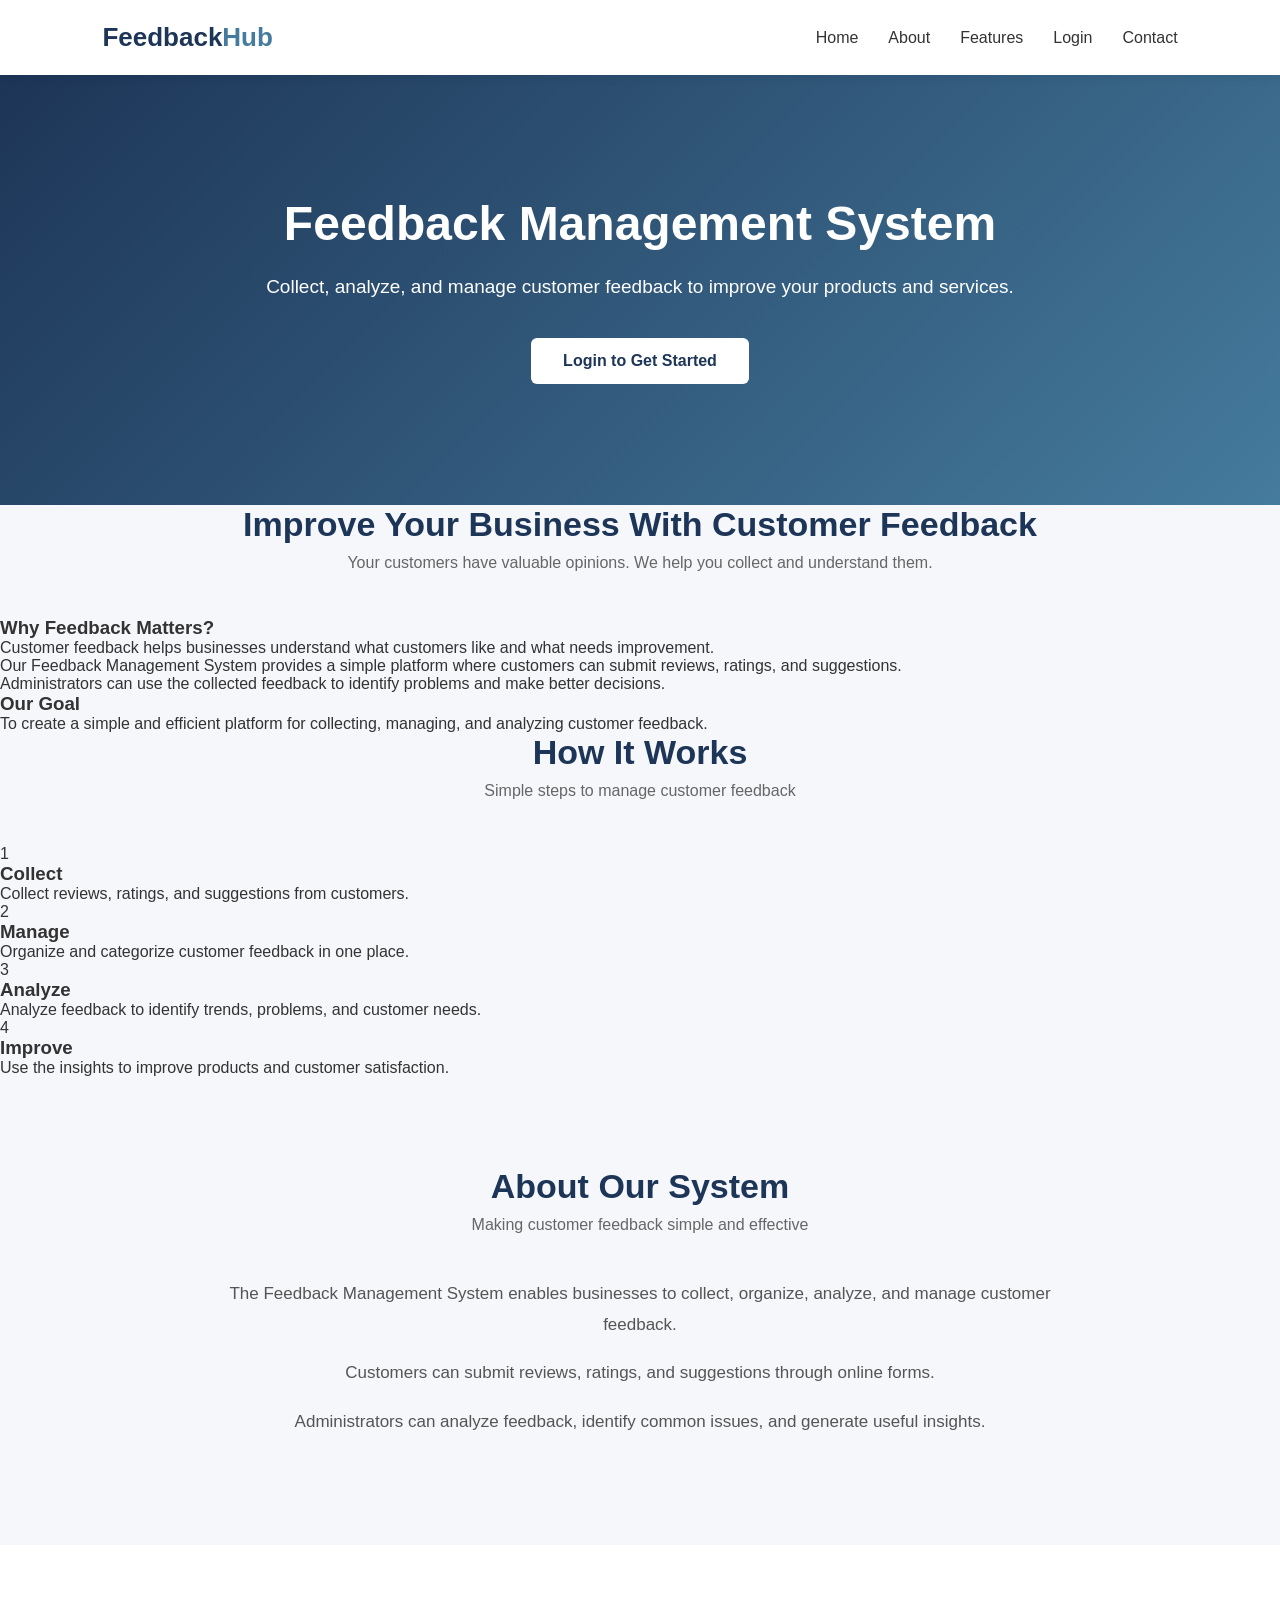
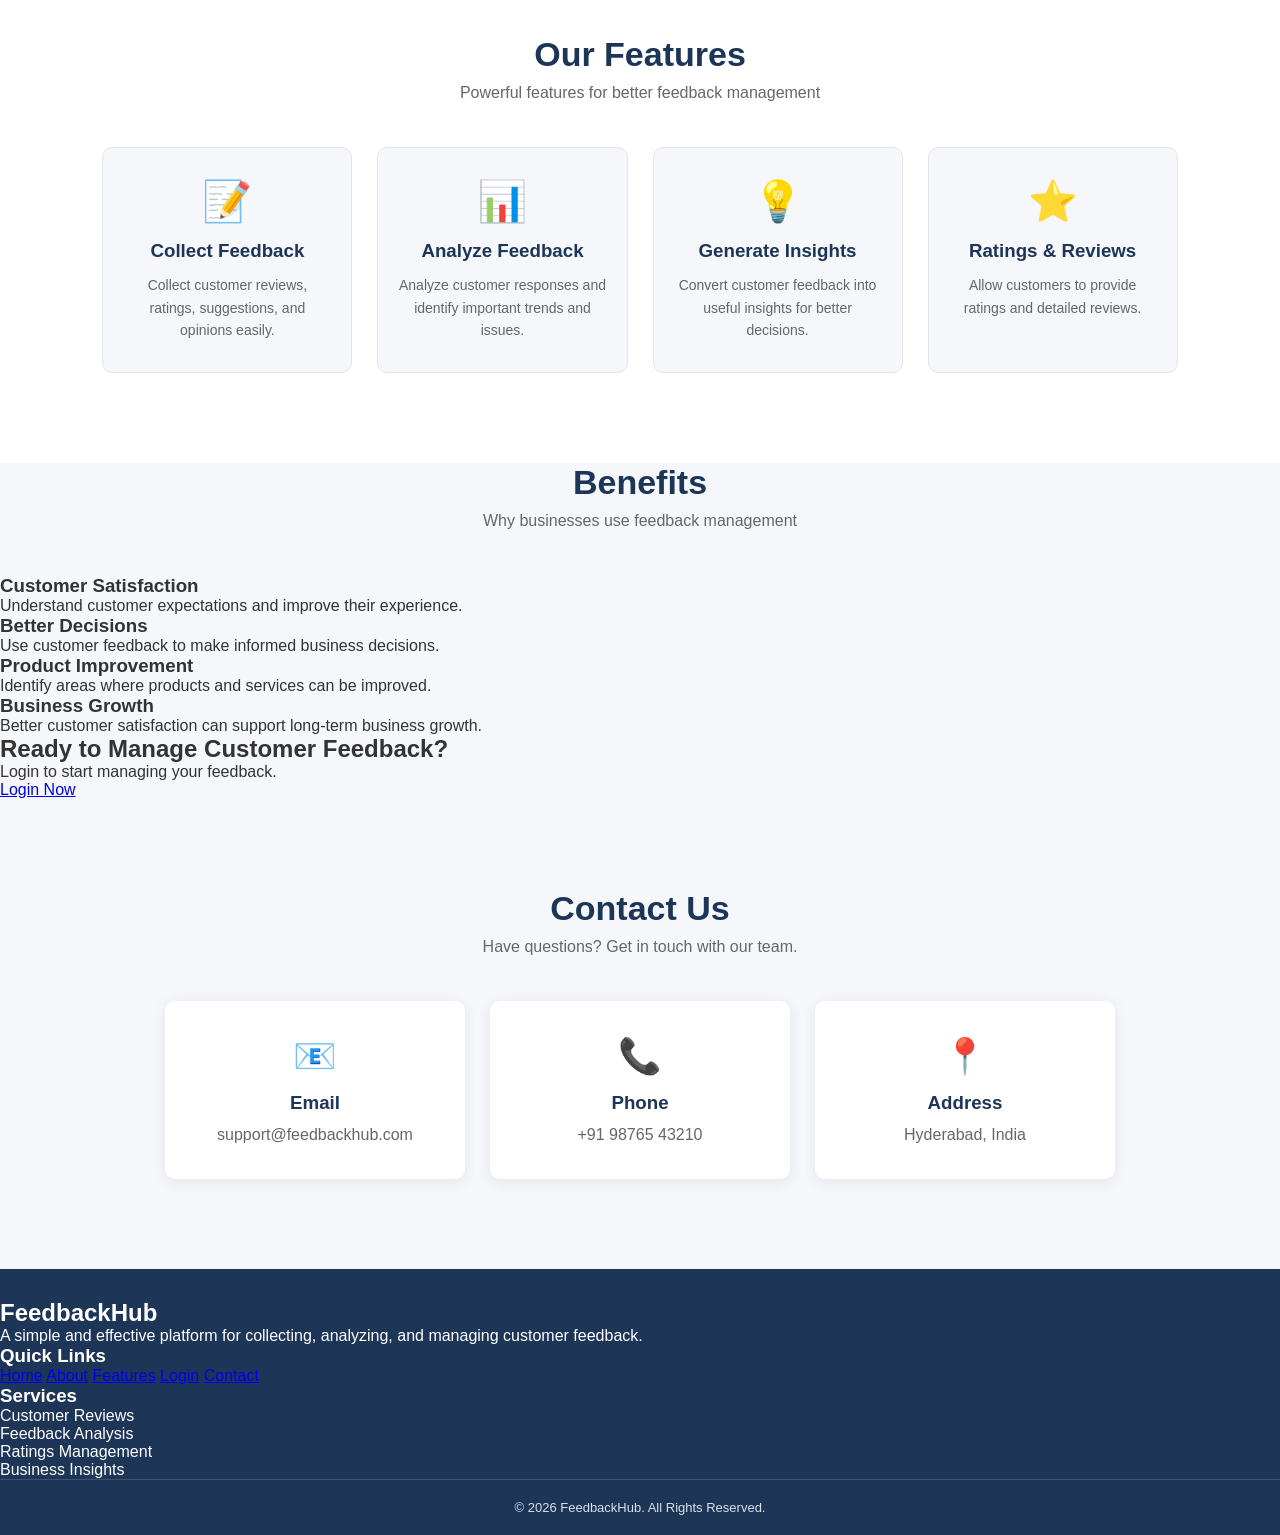
<file: index.html>
<!DOCTYPE html>
<html lang="en">

<head>

    <meta charset="UTF-8">

    <meta name="viewport" content="width=device-width, initial-scale=1.0">

    <title>Feedback Management System</title>

    <link rel="stylesheet" href="style.css">

</head>

<body>


    <!-- ================= HEADER ================= -->

    <header class="header">

        <div class="logo">
            <h1>Feedback<span>Hub</span></h1>
        </div>


        <nav class="navbar">

            <a href="#home">Home</a>

            <a href="#about">About</a>

            <a href="#features">Features</a>

            <!-- LOGIN OPENS SEPARATE PAGE -->
            <a href="login.html">Login</a>

            <a href="#contact">Contact</a>

        </nav>

    </header>



    <!-- ================= HOME ================= -->

    <section class="hero" id="home">

        <div class="hero-content">

            <h2>Feedback Management System</h2>

            <p>
                Collect, analyze, and manage customer feedback
                to improve your products and services.
            </p>

            <!-- LOGIN PAGE BUTTON -->
            <a href="login.html" class="hero-btn">
                Login to Get Started
            </a>

        </div>

    </section>



    <!-- ================= INTRODUCTION ================= -->

    <section class="intro">

        <div class="section-title">

            <h2>Improve Your Business With Customer Feedback</h2>

            <p>
                Your customers have valuable opinions.
                We help you collect and understand them.
            </p>

        </div>


        <div class="intro-container">

            <div class="intro-text">

                <h3>Why Feedback Matters?</h3>

                <p>
                    Customer feedback helps businesses understand
                    what customers like and what needs improvement.
                </p>

                <p>
                    Our Feedback Management System provides a simple
                    platform where customers can submit reviews,
                    ratings, and suggestions.
                </p>

                <p>
                    Administrators can use the collected feedback
                    to identify problems and make better decisions.
                </p>

            </div>


            <div class="intro-box">

                <h3>Our Goal</h3>

                <p>
                    To create a simple and efficient platform for
                    collecting, managing, and analyzing customer
                    feedback.
                </p>

            </div>

        </div>

    </section>



    <!-- ================= HOW IT WORKS ================= -->

    <section class="how-it-works">

        <div class="section-title">

            <h2>How It Works</h2>

            <p>
                Simple steps to manage customer feedback
            </p>

        </div>


        <div class="steps-container">


            <div class="step-card">

                <div class="step-number">
                    1
                </div>

                <h3>Collect</h3>

                <p>
                    Collect reviews, ratings, and suggestions
                    from customers.
                </p>

            </div>



            <div class="step-card">

                <div class="step-number">
                    2
                </div>

                <h3>Manage</h3>

                <p>
                    Organize and categorize customer feedback
                    in one place.
                </p>

            </div>



            <div class="step-card">

                <div class="step-number">
                    3
                </div>

                <h3>Analyze</h3>

                <p>
                    Analyze feedback to identify trends,
                    problems, and customer needs.
                </p>

            </div>



            <div class="step-card">

                <div class="step-number">
                    4
                </div>

                <h3>Improve</h3>

                <p>
                    Use the insights to improve products
                    and customer satisfaction.
                </p>

            </div>


        </div>

    </section>



    <!-- ================= ABOUT ================= -->

    <section class="about" id="about">

        <div class="section-title">

            <h2>About Our System</h2>

            <p>
                Making customer feedback simple and effective
            </p>

        </div>


        <div class="about-content">

            <p>
                The Feedback Management System enables businesses
                to collect, organize, analyze, and manage customer
                feedback.
            </p>

            <p>
                Customers can submit reviews, ratings, and
                suggestions through online forms.
            </p>

            <p>
                Administrators can analyze feedback, identify
                common issues, and generate useful insights.
            </p>

        </div>

    </section>



    <!-- ================= FEATURES ================= -->

    <section class="features" id="features">

        <div class="section-title">

            <h2>Our Features</h2>

            <p>
                Powerful features for better feedback management
            </p>

        </div>


        <div class="feature-container">


            <div class="feature-card">

                <div class="feature-icon">
                    📝
                </div>

                <h3>Collect Feedback</h3>

                <p>
                    Collect customer reviews, ratings,
                    suggestions, and opinions easily.
                </p>

            </div>



            <div class="feature-card">

                <div class="feature-icon">
                    📊
                </div>

                <h3>Analyze Feedback</h3>

                <p>
                    Analyze customer responses and identify
                    important trends and issues.
                </p>

            </div>



            <div class="feature-card">

                <div class="feature-icon">
                    💡
                </div>

                <h3>Generate Insights</h3>

                <p>
                    Convert customer feedback into useful
                    insights for better decisions.
                </p>

            </div>



            <div class="feature-card">

                <div class="feature-icon">
                    ⭐
                </div>

                <h3>Ratings & Reviews</h3>

                <p>
                    Allow customers to provide ratings
                    and detailed reviews.
                </p>

            </div>


        </div>

    </section>



    <!-- ================= BENEFITS ================= -->

    <section class="benefits">

        <div class="section-title">

            <h2>Benefits</h2>

            <p>
                Why businesses use feedback management
            </p>

        </div>


        <div class="benefit-container">


            <div class="benefit-card">

                <h3>Customer Satisfaction</h3>

                <p>
                    Understand customer expectations and
                    improve their experience.
                </p>

            </div>


            <div class="benefit-card">

                <h3>Better Decisions</h3>

                <p>
                    Use customer feedback to make informed
                    business decisions.
                </p>

            </div>


            <div class="benefit-card">

                <h3>Product Improvement</h3>

                <p>
                    Identify areas where products and
                    services can be improved.
                </p>

            </div>


            <div class="benefit-card">

                <h3>Business Growth</h3>

                <p>
                    Better customer satisfaction can support
                    long-term business growth.
                </p>

            </div>


        </div>

    </section>



    <!-- ================= CALL TO ACTION ================= -->

    <section class="cta">

        <div class="cta-content">

            <h2>Ready to Manage Customer Feedback?</h2>

            <p>
                Login to start managing your feedback.
            </p>

            <a href="login.html" class="cta-btn">
                Login Now
            </a>

        </div>

    </section>



    <!-- ================= CONTACT ================= -->

    <section class="contact" id="contact">

        <div class="section-title">

            <h2>Contact Us</h2>

            <p>
                Have questions? Get in touch with our team.
            </p>

        </div>


        <div class="contact-container">


            <div class="contact-card">

                <div class="contact-icon">
                    📧
                </div>

                <h3>Email</h3>

                <p>
                    support@feedbackhub.com
                </p>

            </div>



            <div class="contact-card">

                <div class="contact-icon">
                    📞
                </div>

                <h3>Phone</h3>

                <p>
                    +91 98765 43210
                </p>

            </div>



            <div class="contact-card">

                <div class="contact-icon">
                    📍
                </div>

                <h3>Address</h3>

                <p>
                    Hyderabad, India
                </p>

            </div>


        </div>

    </section>



    <!-- ================= FOOTER ================= -->

    <footer class="footer">


        <div class="footer-content">


            <div class="footer-about">

                <h2>
                    Feedback<span>Hub</span>
                </h2>

                <p>
                    A simple and effective platform for collecting,
                    analyzing, and managing customer feedback.
                </p>

            </div>



            <div class="footer-links">

                <h3>Quick Links</h3>

                <a href="#home">Home</a>

                <a href="#about">About</a>

                <a href="#features">Features</a>

                <a href="login.html">Login</a>

                <a href="#contact">Contact</a>

            </div>



            <div class="footer-services">

                <h3>Services</h3>

                <p>Customer Reviews</p>

                <p>Feedback Analysis</p>

                <p>Ratings Management</p>

                <p>Business Insights</p>

            </div>


        </div>


        <div class="footer-bottom">

            <p>
                © 2026 FeedbackHub. All Rights Reserved.
            </p>

        </div>


    </footer>


</body>

</html>
</file>
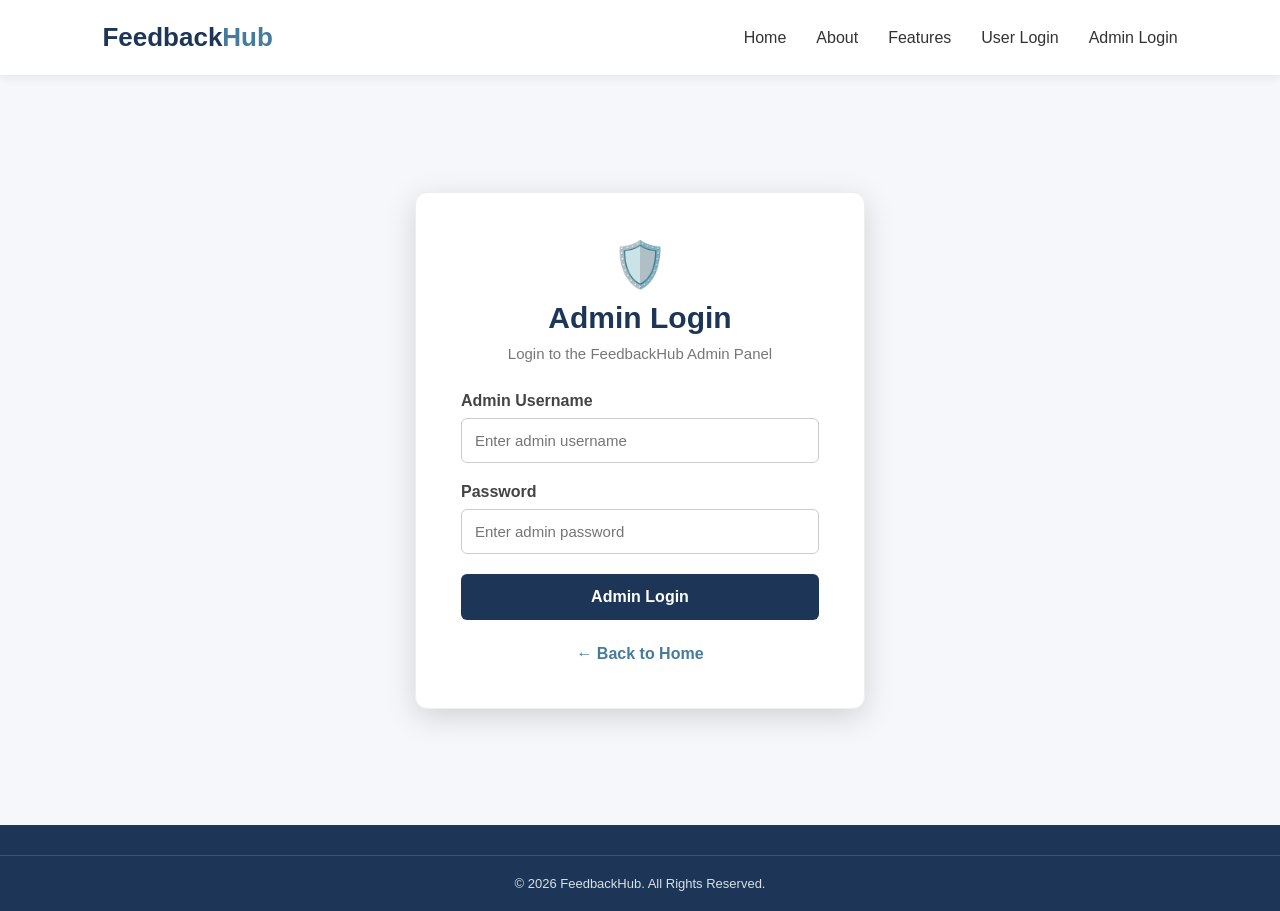
<file: admin-login.html>
<!DOCTYPE html>
<html lang="en">

<head>

    <meta charset="UTF-8">

    <meta
        name="viewport"
        content="width=device-width, initial-scale=1.0"
    >

    <title>Admin Login - FeedbackHub</title>

    <link rel="stylesheet" href="style.css">

</head>

<body class="login-page">


    <!-- HEADER -->

    <header class="header">

        <div class="logo">

            <h1>
                Feedback<span>Hub</span>
            </h1>

        </div>


        <nav class="navbar">

            <a href="index.html">
                Home
            </a>

            <a href="index.html#about">
                About
            </a>

            <a href="index.html#features">
                Features
            </a>

            <a href="login.html">
                User Login
            </a>

            <a href="admin-login.html">
                Admin Login
            </a>

        </nav>

    </header>


    <!-- ADMIN LOGIN -->

    <main class="login-page-container">

        <div class="login-box">

            <div class="login-icon">
                🛡️
            </div>


            <h2>
                Admin Login
            </h2>


            <p class="login-subtitle">
                Login to the FeedbackHub Admin Panel
            </p>


            <form onsubmit="adminLogin(event)">


                <!-- USERNAME -->

                <div class="input-group">

                    <label for="adminUsername">
                        Admin Username
                    </label>

                    <input
                        type="text"
                        id="adminUsername"
                        placeholder="Enter admin username"
                        required
                    >

                </div>


                <!-- PASSWORD -->

                <div class="input-group">

                    <label for="adminPassword">
                        Password
                    </label>

                    <input
                        type="password"
                        id="adminPassword"
                        placeholder="Enter admin password"
                        required
                    >

                </div>


                <button
                    type="submit"
                    class="login-btn"
                >
                    Admin Login
                </button>

            </form>


            <a
                href="index.html"
                class="back-home"
            >
                ← Back to Home
            </a>

        </div>

    </main>


    <!-- FOOTER -->

    <footer class="footer">

        <div class="footer-bottom">

            <p>
                © 2026 FeedbackHub. All Rights Reserved.
            </p>

        </div>

    </footer>


    <!-- JAVASCRIPT -->

    <script>

        function adminLogin(event) {

            event.preventDefault();


            let username =
                document.getElementById("adminUsername").value.trim();

            let password =
                document.getElementById("adminPassword").value.trim();


            /*
                Demo Admin Credentials

                Username: admin
                Password: admin123
            */

            if (
                username === "admin" &&
                password === "admin123"
            ) {

                localStorage.setItem(
                    "adminLoggedIn",
                    "true"
                );


                alert(
                    "Admin login successful!"
                );


                window.location.href =
                    "admin.html";

            }

            else {

                alert(
                    "Invalid admin username or password."
                );

            }

        }

    </script>

</body>

</html>
</file>
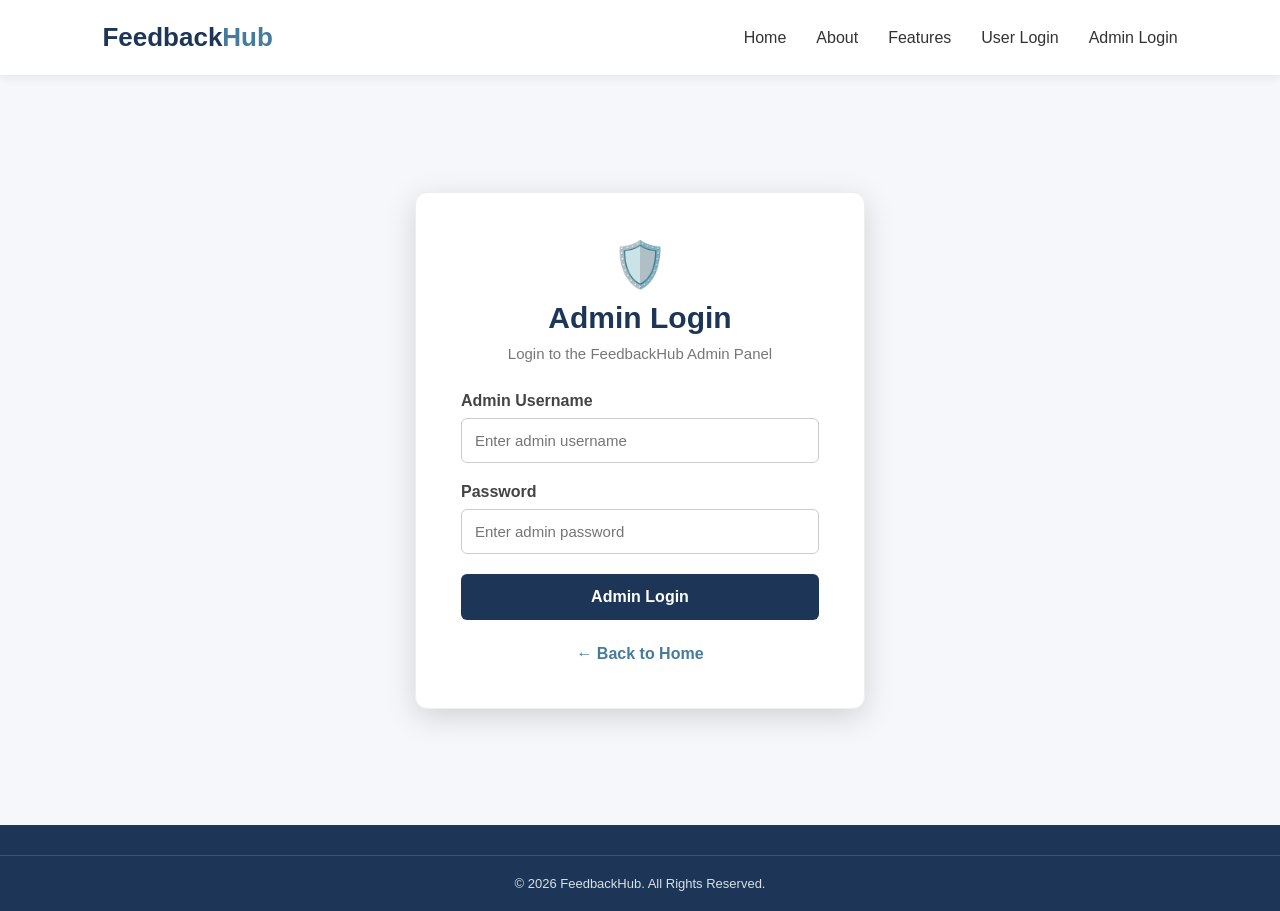
<file: admin.html>
<!DOCTYPE html>
<html lang="en">

<head>

    <meta charset="UTF-8">

    <meta
        name="viewport"
        content="width=device-width, initial-scale=1.0"
    >

    <title>Admin Dashboard - FeedbackHub</title>

    <link rel="stylesheet" href="style.css">

    <style>

        /* ADMIN DASHBOARD */

        .admin-dashboard {

            padding: 60px 8%;

            min-height: 70vh;

        }


        .admin-heading {

            text-align: center;

            margin-bottom: 40px;

        }


        .admin-heading h2 {

            color: #1f3b64;

            font-size: 32px;

            margin-bottom: 10px;

        }


        .admin-heading p {

            color: #666;

        }


        /* STAT CARDS */

        .admin-stats {

            display: grid;

            grid-template-columns:
                repeat(3, 1fr);

            gap: 25px;

            margin-bottom: 50px;

        }


        .stat-card {

            background: white;

            padding: 30px;

            border-radius: 12px;

            text-align: center;

            box-shadow:
                0 4px 15px rgba(0,0,0,0.1);

        }


        .stat-icon {

            font-size: 35px;

            margin-bottom: 10px;

        }


        .stat-card h3 {

            color: #1f3b64;

            margin-bottom: 10px;

        }


        .stat-card p {

            font-size: 28px;

            font-weight: bold;

            color: #333;

        }


        /* FEEDBACK SECTION */

        .admin-feedback-section {

            max-width: 1100px;

            margin: auto;

        }


        .admin-feedback-section h2 {

            text-align: center;

            color: #1f3b64;

            margin-bottom: 25px;

        }


        .admin-feedback-card {

            background: white;

            padding: 25px;

            margin-bottom: 20px;

            border-radius: 12px;

            box-shadow:
                0 4px 15px rgba(0,0,0,0.1);

        }


        .admin-feedback-card h3 {

            color: #1f3b64;

            margin-bottom: 5px;

        }


        .admin-email {

            color: #777;

            font-size: 14px;

        }


        .admin-rating {

            margin: 12px 0;

            font-size: 20px;

        }


        .admin-message {

            color: #444;

            line-height: 1.6;

        }


        .admin-date {

            color: #999;

            font-size: 13px;

            margin-top: 10px;

        }


        /* DELETE BUTTON */

        .delete-btn {

            margin-top: 15px;

            padding: 10px 18px;

            border: none;

            border-radius: 6px;

            background: #d9534f;

            color: white;

            cursor: pointer;

            font-size: 14px;

        }


        .delete-btn:hover {

            opacity: 0.9;

        }


        /* EMPTY MESSAGE */

        .no-feedback {

            background: white;

            padding: 40px;

            text-align: center;

            border-radius: 12px;

            color: #777;

        }


        /* ADMIN BUTTONS */

        .admin-actions {

            display: flex;

            justify-content: center;

            gap: 15px;

            margin: 35px 0;

            flex-wrap: wrap;

        }


        .admin-btn {

            padding: 12px 25px;

            border: none;

            border-radius: 6px;

            background: #1f3b64;

            color: white;

            text-decoration: none;

            cursor: pointer;

        }


        .admin-btn:hover {

            opacity: 0.9;

        }


        /* RESPONSIVE */

        @media (max-width: 768px) {

            .admin-stats {

                grid-template-columns: 1fr;

            }

        }

    </style>

</head>


<body>


    <!-- HEADER -->

    <header class="header">

        <div class="logo">

            <h1>
                Feedback<span>Hub</span>
            </h1>

        </div>


        <nav class="navbar">

            <a href="admin.html">
                Dashboard
            </a>

            <a href="view-feedback.html">
                User Feedback
            </a>

            <a href="index.html"
               onclick="adminLogout()">
                Logout
            </a>

        </nav>

    </header>


    <!-- ADMIN DASHBOARD -->

    <main class="admin-dashboard">


        <!-- HEADING -->

        <div class="admin-heading">

            <h2>
                Admin Dashboard
            </h2>

            <p>
                Manage and analyze user feedback
            </p>

        </div>


        <!-- STATISTICS -->

        <div class="admin-stats">


            <!-- TOTAL -->

            <div class="stat-card">

                <div class="stat-icon">
                    📝
                </div>

                <h3>
                    Total Feedback
                </h3>

                <p id="totalFeedback">
                    0
                </p>

            </div>


            <!-- AVERAGE -->

            <div class="stat-card">

                <div class="stat-icon">
                    ⭐
                </div>

                <h3>
                    Average Rating
                </h3>

                <p id="averageRating">
                    0
                </p>

            </div>


            <!-- EXCELLENT -->

            <div class="stat-card">

                <div class="stat-icon">
                    👍
                </div>

                <h3>
                    5 Star Feedback
                </h3>

                <p id="fiveStarFeedback">
                    0
                </p>

            </div>

        </div>


        <!-- ACTION BUTTONS -->

        <div class="admin-actions">

            <a
                href="feedback.html"
                class="admin-btn"
            >
                + Add Feedback
            </a>


            <a
                href="view-feedback.html"
                class="admin-btn"
            >
                View Feedback Page
            </a>


            <button
                class="admin-btn"
                onclick="refreshDashboard()"
            >
                🔄 Refresh
            </button>

        </div>


        <!-- ALL FEEDBACK -->

        <section class="admin-feedback-section">

            <h2>
                All User Feedback
            </h2>


            <div id="adminFeedbackList"></div>

        </section>

    </main>


    <!-- FOOTER -->

    <footer class="footer">

        <div class="footer-bottom">

            <p>
                © 2026 FeedbackHub. All Rights Reserved.
            </p>

        </div>

    </footer>


    <!-- JAVASCRIPT -->

    <script>

        /*
            ADMIN ACCESS CHECK
        */

        let adminLoggedIn =
            localStorage.getItem("adminLoggedIn");


        if (adminLoggedIn !== "true") {

            alert(
                "Please login as admin first."
            );

            window.location.href =
                "admin-login.html";

        }


        /*
            DISPLAY DASHBOARD
        */

        function loadAdminDashboard() {


            let feedbackList =
                JSON.parse(
                    localStorage.getItem("feedbackList")
                ) || [];


            /*
                TOTAL FEEDBACK
            */

            document.getElementById(
                "totalFeedback"
            ).textContent =
                feedbackList.length;


            /*
                AVERAGE RATING
            */

            let average = 0;


            if (feedbackList.length > 0) {

                let totalRating =
                    feedbackList.reduce(
                        function(total, feedback) {

                            return total +
                                Number(feedback.rating);

                        },
                        0
                    );


                average =
                    totalRating /
                    feedbackList.length;

            }


            document.getElementById(
                "averageRating"
            ).textContent =
                average.toFixed(1);


            /*
                FIVE STAR COUNT
            */

            let fiveStarCount =
                feedbackList.filter(
                    function(feedback) {

                        return Number(
                            feedback.rating
                        ) === 5;

                    }
                ).length;


            document.getElementById(
                "fiveStarFeedback"
            ).textContent =
                fiveStarCount;


            /*
                DISPLAY FEEDBACK
            */

            let container =
                document.getElementById(
                    "adminFeedbackList"
                );


            if (feedbackList.length === 0) {

                container.innerHTML = `

                    <div class="no-feedback">

                        <h3>
                            No Feedback Available
                        </h3>

                        <p>
                            Users have not submitted
                            any feedback yet.
                        </p>

                    </div>

                `;

                return;

            }


            container.innerHTML = "";


            /*
                CREATE FEEDBACK CARDS
            */

            feedbackList.forEach(
                function(feedback, index) {


                    let stars =
                        "⭐".repeat(
                            Number(feedback.rating)
                        );


                    let card = `

                        <div class="admin-feedback-card">

                            <h3>
                                ${feedback.name}
                            </h3>


                            <p class="admin-email">

                                ${feedback.email}

                            </p>


                            <div class="admin-rating">

                                ${stars}

                            </div>


                            <p class="admin-message">

                                ${feedback.message}

                            </p>


                            <p class="admin-date">

                                Submitted on:
                                ${feedback.date}

                            </p>


                            <button
                                class="delete-btn"
                                onclick="deleteFeedback(${index})"
                            >
                                🗑️ Delete Feedback
                            </button>

                        </div>

                    `;


                    container.innerHTML += card;

                }
            );

        }


        /*
            DELETE FEEDBACK
        */

        function deleteFeedback(index) {


            let feedbackList =
                JSON.parse(
                    localStorage.getItem("feedbackList")
                ) || [];


            let confirmDelete =
                confirm(
                    "Are you sure you want to delete this feedback?"
                );


            if (!confirmDelete) {

                return;

            }


            feedbackList.splice(
                index,
                1
            );


            localStorage.setItem(
                "feedbackList",
                JSON.stringify(feedbackList)
            );


            alert(
                "Feedback deleted successfully."
            );


            loadAdminDashboard();

        }


        /*
            REFRESH
        */

        function refreshDashboard() {

            loadAdminDashboard();

            alert(
                "Dashboard refreshed successfully."
            );

        }


        /*
            LOGOUT
        */

        function adminLogout() {

            localStorage.removeItem(
                "adminLoggedIn"
            );

        }


        /*
            LOAD DASHBOARD
        */

        loadAdminDashboard();

    </script>

</body>

</html>
</file>
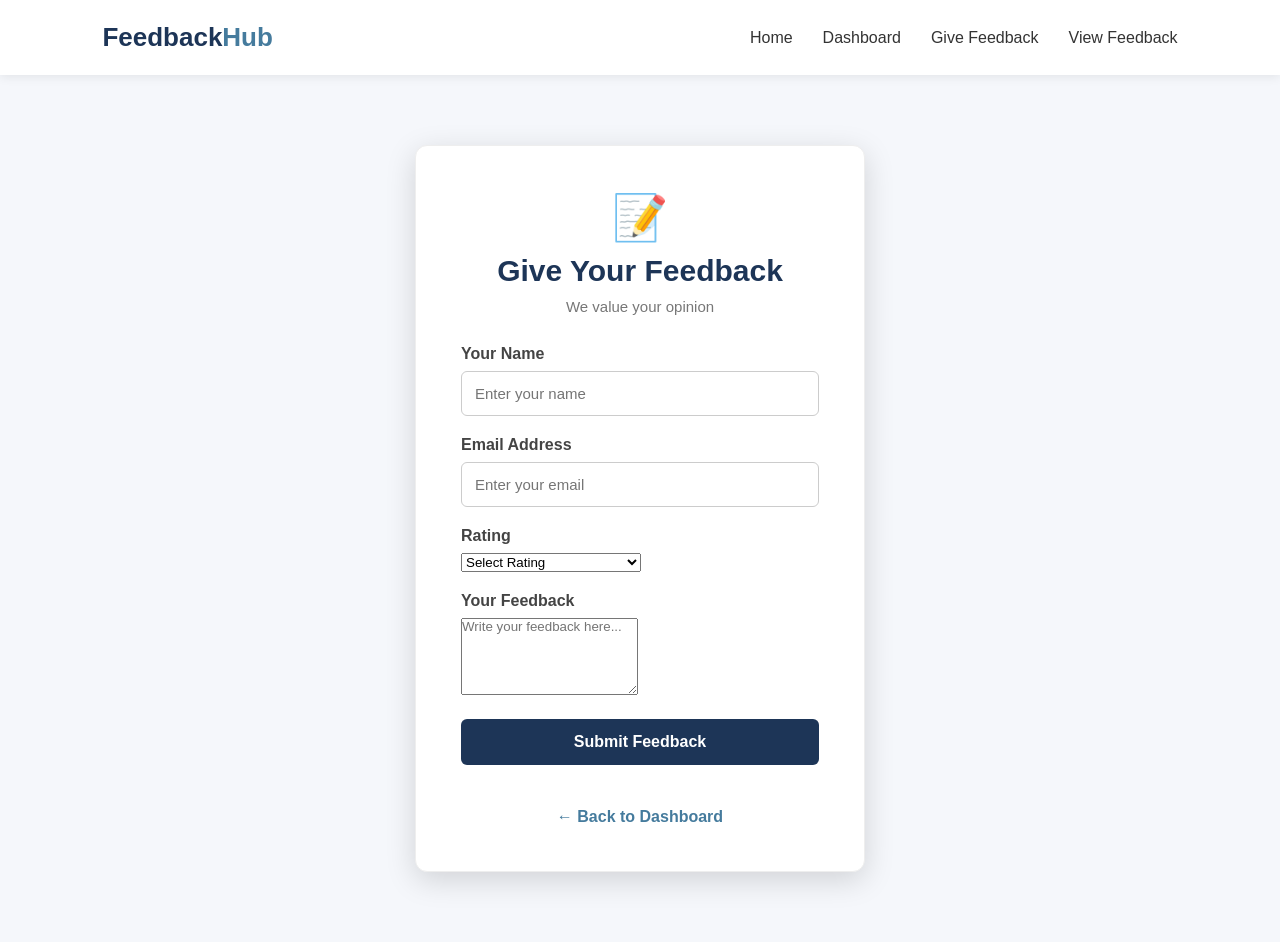
<file: feedback.html>
<!DOCTYPE html>
<html lang="en">

<head>

    <meta charset="UTF-8">

    <meta
        name="viewport"
        content="width=device-width, initial-scale=1.0"
    >

    <title>Give Feedback - FeedbackHub</title>

    <link rel="stylesheet" href="style.css">

</head>


<body class="login-page">


    <!-- HEADER -->

    <header class="header">

        <div class="logo">

            <h1>
                Feedback<span>Hub</span>
            </h1>

        </div>


        <nav class="navbar">

            <a href="index.html">
                Home
            </a>

            <a href="user.html">
                Dashboard
            </a>

            <a href="feedback.html">
                Give Feedback
            </a>

            <a href="view-feedback.html">
                View Feedback
            </a>

        </nav>

    </header>


    <!-- FEEDBACK FORM -->

    <main class="login-page-container">

        <div class="login-box">

            <div class="login-icon">
                📝
            </div>


            <h2>
                Give Your Feedback
            </h2>


            <p class="login-subtitle">
                We value your opinion
            </p>


            <form onsubmit="submitFeedback(event)">


                <!-- NAME -->

                <div class="input-group">

                    <label for="name">
                        Your Name
                    </label>

                    <input
                        type="text"
                        id="name"
                        placeholder="Enter your name"
                        required
                    >

                </div>


                <!-- EMAIL -->

                <div class="input-group">

                    <label for="email">
                        Email Address
                    </label>

                    <input
                        type="email"
                        id="email"
                        placeholder="Enter your email"
                        required
                    >

                </div>


                <!-- RATING -->

                <div class="input-group">

                    <label for="rating">
                        Rating
                    </label>

                    <select
                        id="rating"
                        required
                    >

                        <option value="">
                            Select Rating
                        </option>

                        <option value="5">
                            ⭐⭐⭐⭐⭐ Excellent
                        </option>

                        <option value="4">
                            ⭐⭐⭐⭐ Very Good
                        </option>

                        <option value="3">
                            ⭐⭐⭐ Good
                        </option>

                        <option value="2">
                            ⭐⭐ Needs Improvement
                        </option>

                        <option value="1">
                            ⭐ Poor
                        </option>

                    </select>

                </div>


                <!-- MESSAGE -->

                <div class="input-group">

                    <label for="message">
                        Your Feedback
                    </label>

                    <textarea
                        id="message"
                        placeholder="Write your feedback here..."
                        rows="5"
                        required
                    ></textarea>

                </div>


                <button
                    type="submit"
                    class="login-btn"
                >
                    Submit Feedback
                </button>


            </form>


            <br>


            <a
                href="user.html"
                class="back-home"
            >
                ← Back to Dashboard
            </a>

        </div>

    </main>


    <!-- JAVASCRIPT -->

    <script>

        function submitFeedback(event) {

            event.preventDefault();


            // Get form values

            let name =
                document.getElementById("name").value.trim();

            let email =
                document.getElementById("email").value.trim();

            let rating =
                document.getElementById("rating").value;

            let message =
                document.getElementById("message").value.trim();


            // Create feedback object

            let feedback = {

                name: name,

                email: email,

                rating: rating,

                message: message,

                date: new Date().toLocaleString()

            };


            // Get existing feedback

            let feedbackList =
                JSON.parse(
                    localStorage.getItem("feedbackList")
                ) || [];


            // Add new feedback

            feedbackList.push(feedback);


            // Save feedback

            localStorage.setItem(
                "feedbackList",
                JSON.stringify(feedbackList)
            );


            // Success message

            alert(
                "Thank you! Your feedback has been submitted successfully."
            );


            // Open feedback display page

            window.location.href =
                "view-feedback.html";

        }

    </script>

</body>

</html>
</file>
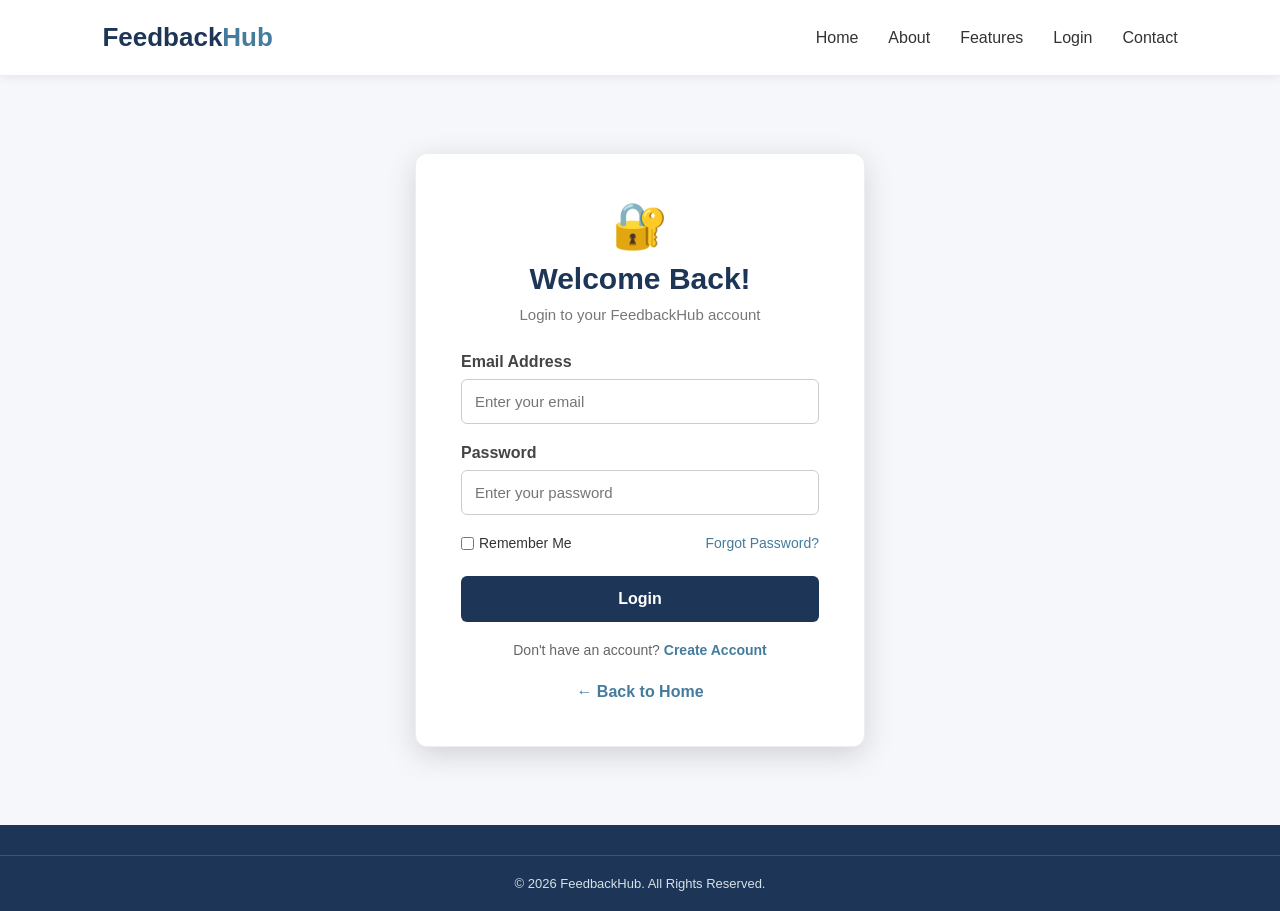
<file: login.html>
<!DOCTYPE html>
<html lang="en">

<head>

    <meta charset="UTF-8">

    <meta
        name="viewport"
        content="width=device-width, initial-scale=1.0"
    >

    <title>Login - FeedbackHub</title>

    <link rel="stylesheet" href="style.css">

    <style>

        /* ================= CREATE ACCOUNT POPUP ================= */

        .register-modal {

            display: none;

            position: fixed;

            top: 0;
            left: 0;

            width: 100%;
            height: 100%;

            background: rgba(0, 0, 0, 0.5);

            justify-content: center;

            align-items: center;

            z-index: 999;

        }


        .register-box {

            background: white;

            width: 90%;

            max-width: 450px;

            padding: 30px;

            border-radius: 12px;

            box-shadow:
                0 5px 25px rgba(0, 0, 0, 0.2);

            position: relative;

        }


        .register-box h2 {

            text-align: center;

            color: #1f3b64;

            margin-bottom: 10px;

        }


        .register-subtitle {

            text-align: center;

            color: #777;

            margin-bottom: 25px;

        }


        .close-register {

            position: absolute;

            top: 12px;

            right: 18px;

            font-size: 25px;

            cursor: pointer;

            color: #555;

        }


        .register-box input {

            width: 100%;

            box-sizing: border-box;

            padding: 12px;

            margin-top: 7px;

            margin-bottom: 15px;

            border: 1px solid #ccc;

            border-radius: 6px;

            font-size: 15px;

        }


        .register-box label {

            font-weight: bold;

            color: #333;

        }


        .register-submit {

            width: 100%;

            padding: 12px;

            border: none;

            border-radius: 6px;

            background: #1f3b64;

            color: white;

            font-size: 16px;

            cursor: pointer;

        }


        .register-submit:hover {

            opacity: 0.9;

        }

    </style>

</head>


<body class="login-page">


    <!-- ================= HEADER ================= -->

    <header class="header">

        <div class="logo">

            <h1>
                Feedback<span>Hub</span>
            </h1>

        </div>


        <nav class="navbar">

            <a href="index.html">
                Home
            </a>

            <a href="index.html#about">
                About
            </a>

            <a href="index.html#features">
                Features
            </a>

            <a href="login.html">
                Login
            </a>

            <a href="index.html#contact">
                Contact
            </a>

        </nav>

    </header>



    <!-- ================= LOGIN SECTION ================= -->

    <main class="login-page-container">

        <div class="login-box">


            <div class="login-icon">
                🔐
            </div>


            <h2>
                Welcome Back!
            </h2>


            <p class="login-subtitle">
                Login to your FeedbackHub account
            </p>



            <!-- LOGIN FORM -->

            <form onsubmit="loginUser(event)">


                <!-- EMAIL -->

                <div class="input-group">

                    <label for="email">
                        Email Address
                    </label>

                    <input
                        type="email"
                        id="email"
                        placeholder="Enter your email"
                        required
                    >

                </div>



                <!-- PASSWORD -->

                <div class="input-group">

                    <label for="password">
                        Password
                    </label>

                    <input
                        type="password"
                        id="password"
                        placeholder="Enter your password"
                        required
                    >

                </div>



                <!-- LOGIN OPTIONS -->

                <div class="login-options">

                    <label>

                        <input type="checkbox">

                        Remember Me

                    </label>


                    <a href="#">
                        Forgot Password?
                    </a>

                </div>



                <!-- LOGIN BUTTON -->

                <button
                    type="submit"
                    class="login-btn"
                >
                    Login
                </button>

            </form>



            <!-- CREATE ACCOUNT -->

            <p class="register-text">

                Don't have an account?

                <a
                    href="#"
                    onclick="openRegister(event)"
                >
                    Create Account
                </a>

            </p>



            <!-- BACK TO HOME -->

            <a
                href="index.html"
                class="back-home"
            >
                ← Back to Home
            </a>

        </div>

    </main>



    <!-- ================= CREATE ACCOUNT POPUP ================= -->

    <div
        class="register-modal"
        id="registerModal"
    >

        <div class="register-box">


            <!-- CLOSE -->

            <span
                class="close-register"
                onclick="closeRegister()"
            >
                ×
            </span>


            <h2>
                Create Account
            </h2>


            <p class="register-subtitle">
                Create your FeedbackHub account
            </p>



            <!-- REGISTER FORM -->

            <form onsubmit="createAccount(event)">


                <!-- NAME -->

                <label for="registerName">
                    Full Name
                </label>

                <input
                    type="text"
                    id="registerName"
                    placeholder="Enter your full name"
                    required
                >



                <!-- EMAIL -->

                <label for="registerEmail">
                    Email Address
                </label>

                <input
                    type="email"
                    id="registerEmail"
                    placeholder="Enter your email"
                    required
                >



                <!-- PASSWORD -->

                <label for="registerPassword">
                    Password
                </label>

                <input
                    type="password"
                    id="registerPassword"
                    placeholder="Create a password"
                    required
                >



                <!-- CONFIRM PASSWORD -->

                <label for="confirmPassword">
                    Confirm Password
                </label>

                <input
                    type="password"
                    id="confirmPassword"
                    placeholder="Confirm your password"
                    required
                >



                <!-- CREATE ACCOUNT BUTTON -->

                <button
                    type="submit"
                    class="register-submit"
                >
                    Create Account
                </button>

            </form>

        </div>

    </div>



    <!-- ================= FOOTER ================= -->

    <footer class="footer">

        <div class="footer-bottom">

            <p>
                © 2026 FeedbackHub. All Rights Reserved.
            </p>

        </div>

    </footer>



    <!-- ================= JAVASCRIPT ================= -->

    <script>


        /* ================= LOGIN ================= */

        function loginUser(event) {

            event.preventDefault();


            let email =
                document.getElementById("email")
                .value
                .trim();


            let password =
                document.getElementById("password")
                .value;


            /*
                Get registered users
            */

            let users =
                JSON.parse(
                    localStorage.getItem("users")
                ) || [];


            /*
                Check login details
            */

            let user =
                users.find(
                    function(account) {

                        return (
                            account.email === email &&
                            account.password === password
                        );

                    }
                );


            /*
                Login successful
            */

            if (user) {

                localStorage.setItem(
                    "loggedInUser",
                    user.email
                );


                localStorage.setItem(
                    "loggedInUserName",
                    user.name
                );


                alert(
                    "Login successful! Welcome to FeedbackHub."
                );


                window.location.href =
                    "user.html";

            }

            else {

                alert(
                    "Invalid email or password. Please create an account first."
                );

            }

        }



        /* ================= OPEN REGISTER ================= */

        function openRegister(event) {

            event.preventDefault();

            document.getElementById(
                "registerModal"
            ).style.display = "flex";

        }



        /* ================= CLOSE REGISTER ================= */

        function closeRegister() {

            document.getElementById(
                "registerModal"
            ).style.display = "none";

        }



        /* ================= CREATE ACCOUNT ================= */

        function createAccount(event) {

            event.preventDefault();


            let name =
                document.getElementById(
                    "registerName"
                ).value.trim();


            let email =
                document.getElementById(
                    "registerEmail"
                ).value.trim();


            let password =
                document.getElementById(
                    "registerPassword"
                ).value;


            let confirmPassword =
                document.getElementById(
                    "confirmPassword"
                ).value;



            /* CHECK PASSWORD */

            if (password !== confirmPassword) {

                alert(
                    "Passwords do not match."
                );

                return;

            }



            /* GET USERS */

            let users =
                JSON.parse(
                    localStorage.getItem("users")
                ) || [];



            /* CHECK EMAIL */

            let existingUser =
                users.find(
                    function(user) {

                        return user.email === email;

                    }
                );


            if (existingUser) {

                alert(
                    "An account with this email already exists."
                );

                return;

            }



            /* CREATE USER */

            let newUser = {

                name: name,

                email: email,

                password: password

            };



            /* SAVE USER */

            users.push(newUser);


            localStorage.setItem(
                "users",
                JSON.stringify(users)
            );



            /* SUCCESS */

            alert(
                "Account created successfully! Please login."
            );



            /* CLOSE POPUP */

            closeRegister();



            /* CLEAR REGISTER FORM */

            document.getElementById(
                "registerName"
            ).value = "";

            document.getElementById(
                "registerEmail"
            ).value = "";

            document.getElementById(
                "registerPassword"
            ).value = "";

            document.getElementById(
                "confirmPassword"
            ).value = "";

        }

    </script>


</body>

</html>
</file>
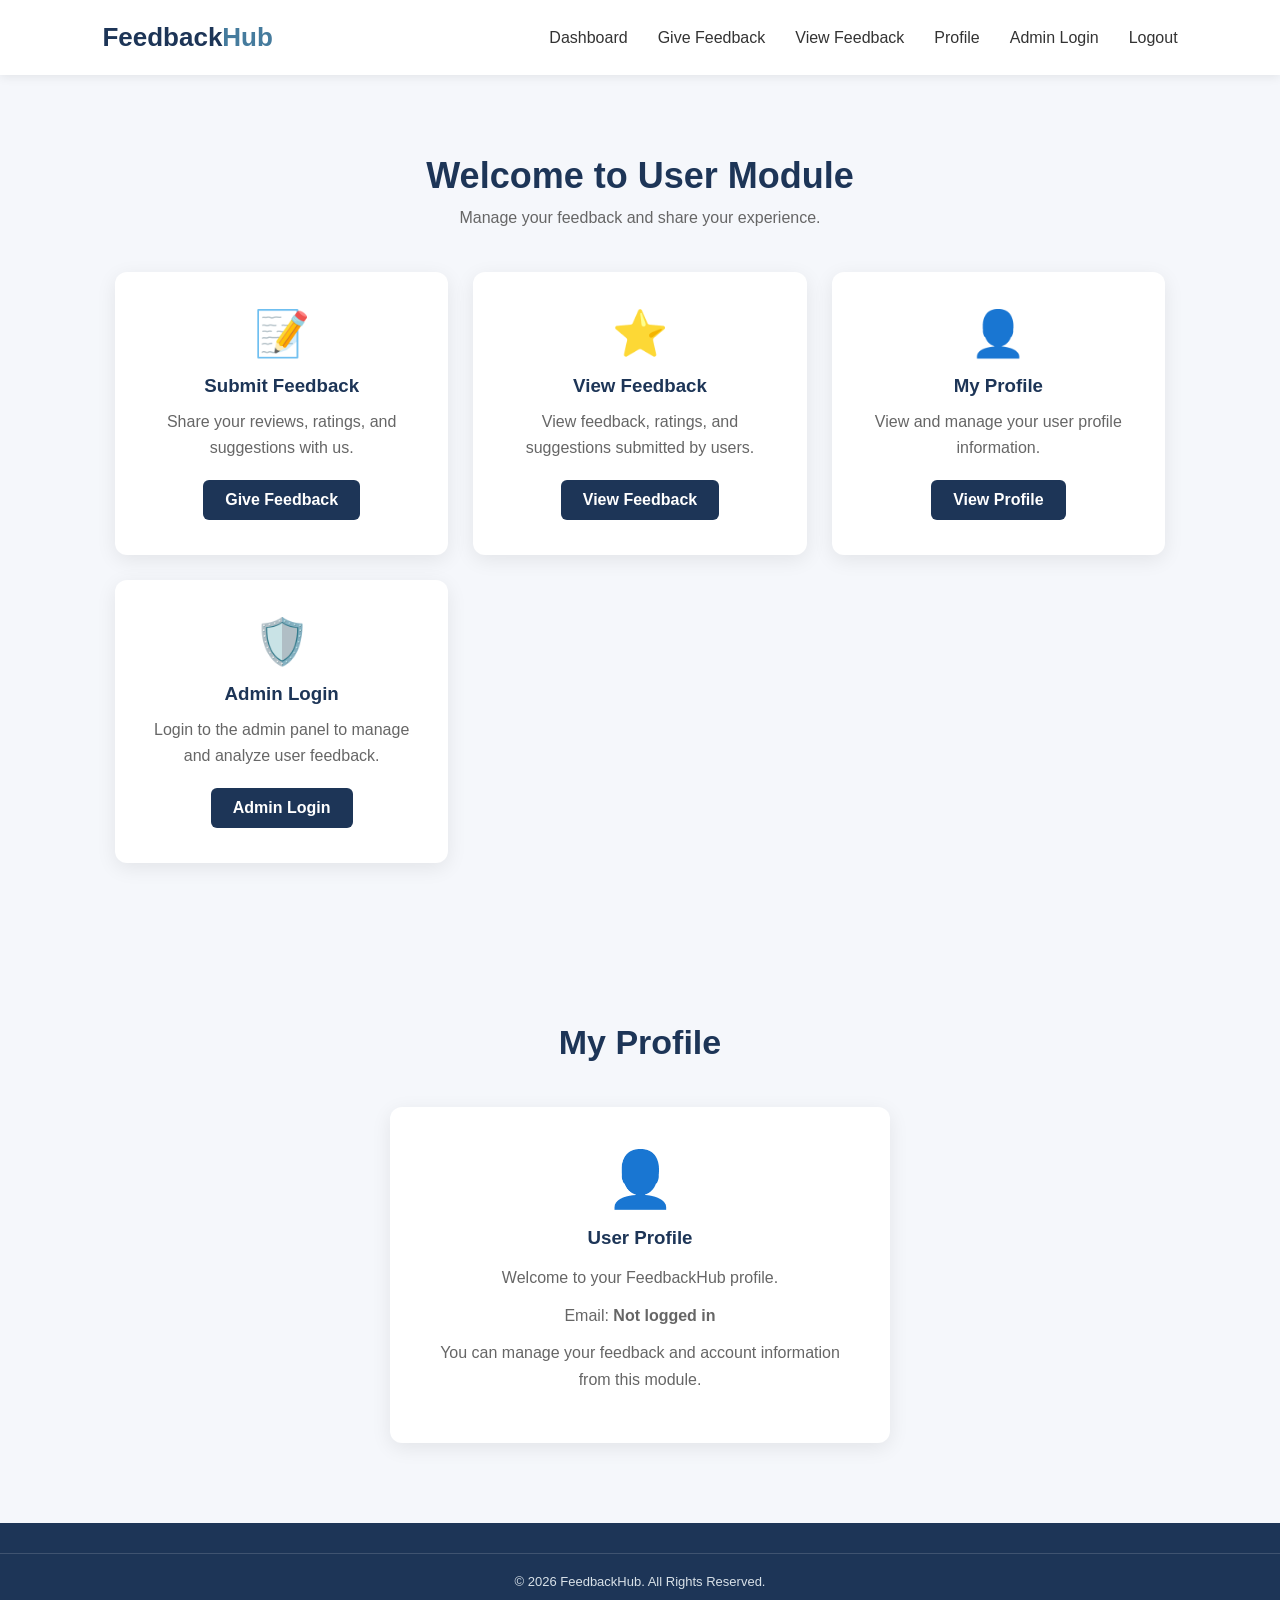
<file: user.html>
<!DOCTYPE html>
<html lang="en">

<head>

    <meta charset="UTF-8">

    <meta
        name="viewport"
        content="width=device-width, initial-scale=1.0"
    >

    <title>User Module - FeedbackHub</title>

    <link rel="stylesheet" href="style.css">

</head>


<body>


    <!-- ================= HEADER ================= -->

    <header class="header">

        <div class="logo">

            <h1>
                Feedback<span>Hub</span>
            </h1>

        </div>


        <nav class="navbar">

            <!-- DASHBOARD -->

            <a href="user.html">
                Dashboard
            </a>


            <!-- GIVE FEEDBACK -->

            <a href="feedback.html">
                Give Feedback
            </a>


            <!-- VIEW FEEDBACK -->

            <a href="view-feedback.html">
                View Feedback
            </a>


            <!-- PROFILE -->

            <a href="#profile">
                Profile
            </a>


            <!-- ADMIN LOGIN -->

            <a href="admin-login.html">
                Admin Login
            </a>


            <!-- LOGOUT -->

            <a
                href="index.html"
                onclick="logoutUser()"
            >
                Logout
            </a>

        </nav>

    </header>



    <!-- ================= USER DASHBOARD ================= -->

    <section class="user-dashboard">


        <div class="dashboard-heading">

            <h2>
                Welcome to User Module
            </h2>

            <p>
                Manage your feedback and share your experience.
            </p>

        </div>



        <!-- ================= USER CARDS ================= -->

        <div class="user-cards">


            <!-- SUBMIT FEEDBACK CARD -->

            <div class="user-card">

                <div class="user-icon">
                    📝
                </div>


                <h3>
                    Submit Feedback
                </h3>


                <p>
                    Share your reviews, ratings, and
                    suggestions with us.
                </p>


                <a
                    href="feedback.html"
                    class="user-btn"
                >
                    Give Feedback
                </a>

            </div>



            <!-- VIEW FEEDBACK CARD -->

            <div class="user-card">

                <div class="user-icon">
                    ⭐
                </div>


                <h3>
                    View Feedback
                </h3>


                <p>
                    View feedback, ratings, and
                    suggestions submitted by users.
                </p>


                <a
                    href="view-feedback.html"
                    class="user-btn"
                >
                    View Feedback
                </a>

            </div>



            <!-- PROFILE CARD -->

            <div class="user-card">

                <div class="user-icon">
                    👤
                </div>


                <h3>
                    My Profile
                </h3>


                <p>
                    View and manage your user profile
                    information.
                </p>


                <a
                    href="#profile"
                    class="user-btn"
                >
                    View Profile
                </a>

            </div>



            <!-- ADMIN LOGIN CARD -->

            <div class="user-card">

                <div class="user-icon">
                    🛡️
                </div>


                <h3>
                    Admin Login
                </h3>


                <p>
                    Login to the admin panel to manage
                    and analyze user feedback.
                </p>


                <a
                    href="admin-login.html"
                    class="user-btn"
                >
                    Admin Login
                </a>

            </div>

        </div>

    </section>



    <!-- ================= PROFILE ================= -->

    <section
        class="profile-section"
        id="profile"
    >


        <div class="section-title">

            <h2>
                My Profile
            </h2>

        </div>



        <div class="profile-card">


            <div class="profile-icon">
                👤
            </div>


            <h3>
                User Profile
            </h3>


            <p>
                Welcome to your FeedbackHub profile.
            </p>


            <p>
                Email:
                <strong id="userEmail">
                    Loading...
                </strong>
            </p>


            <p>
                You can manage your feedback and account
                information from this module.
            </p>

        </div>

    </section>



    <!-- ================= FOOTER ================= -->

    <footer class="footer">

        <div class="footer-bottom">

            <p>
                © 2026 FeedbackHub. All Rights Reserved.
            </p>

        </div>

    </footer>



    <!-- ================= JAVASCRIPT ================= -->

    <script>


        /* ================= USER EMAIL ================= */

        let loggedInUser =
            localStorage.getItem("loggedInUser");


        if (loggedInUser) {

            document.getElementById(
                "userEmail"
            ).textContent =
                loggedInUser;

        }

        else {

            document.getElementById(
                "userEmail"
            ).textContent =
                "Not logged in";

        }



        /* ================= LOGOUT ================= */

        function logoutUser() {

            localStorage.removeItem(
                "loggedInUser"
            );

        }


    </script>


</body>

</html>
</file>
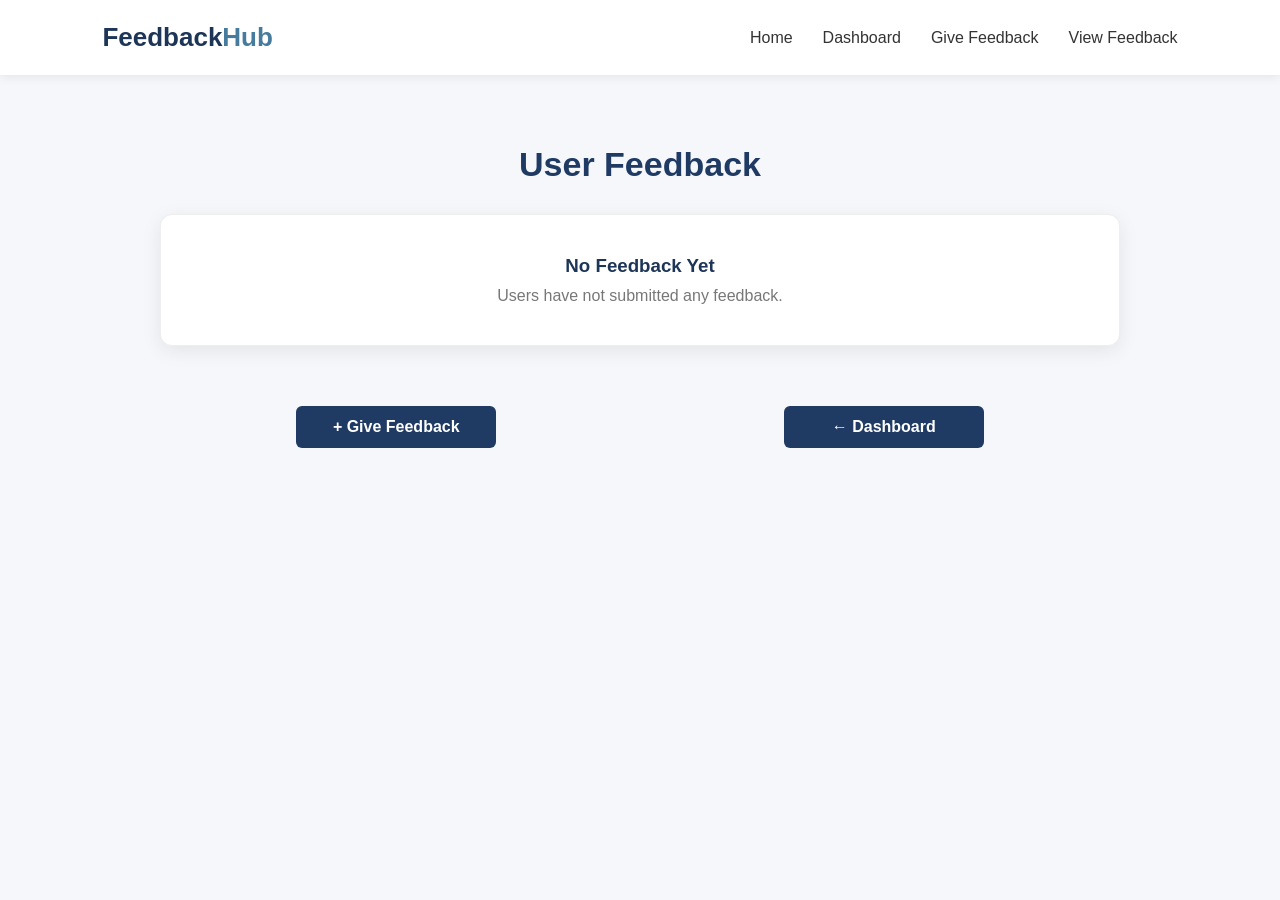
<file: view-feedback.html>
<!DOCTYPE html>
<html lang="en">

<head>

    <meta charset="UTF-8">

    <meta
        name="viewport"
        content="width=device-width, initial-scale=1.0"
    >

    <title>View Feedback - FeedbackHub</title>

    <link rel="stylesheet" href="style.css">

    <style>

        .feedback-container {

            max-width: 1000px;

            margin: 50px auto;

            padding: 20px;

        }


        .feedback-container h2 {

            text-align: center;

            color: #1f3b64;

            margin-bottom: 30px;

        }


        .feedback-card {

            background: white;

            padding: 20px;

            margin-bottom: 20px;

            border-radius: 12px;

            box-shadow:
                0 4px 15px rgba(0, 0, 0, 0.1);

        }


        .feedback-card h3 {

            color: #1f3b64;

            margin-bottom: 8px;

        }


        .feedback-email {

            color: #777;

            font-size: 14px;

        }


        .rating {

            color: #f5a623;

            font-size: 20px;

            margin: 10px 0;

        }


        .feedback-message {

            color: #444;

            line-height: 1.6;

        }


        .feedback-date {

            color: #999;

            font-size: 13px;

            margin-top: 10px;

        }


        .no-feedback {

            text-align: center;

            background: white;

            padding: 40px;

            border-radius: 12px;

            color: #777;

        }


        .button-container {

            display: flex;

            justify-content: center;

            gap: 15px;

            margin-top: 30px;

            flex-wrap: wrap;

        }


        .back-button {

            display: inline-block;

            padding: 12px 25px;

            text-align: center;

            background: #1f3b64;

            color: white;

            text-decoration: none;

            border-radius: 6px;

        }


        .back-button:hover {

            opacity: 0.9;

        }

    </style>

</head>


<body class="login-page">


    <!-- HEADER -->

    <header class="header">

        <div class="logo">

            <h1>
                Feedback<span>Hub</span>
            </h1>

        </div>


        <nav class="navbar">

            <a href="index.html">
                Home
            </a>

            <a href="user.html">
                Dashboard
            </a>

            <a href="feedback.html">
                Give Feedback
            </a>

            <a href="view-feedback.html">
                View Feedback
            </a>

        </nav>

    </header>


    <!-- FEEDBACK DISPLAY -->

    <main class="feedback-container">

        <h2>
            User Feedback
        </h2>


        <div id="feedbackList"></div>


        <div class="button-container">

            <a
                href="feedback.html"
                class="back-button"
            >
                + Give Feedback
            </a>


            <a
                href="user.html"
                class="back-button"
            >
                ← Dashboard
            </a>

        </div>

    </main>


    <!-- JAVASCRIPT -->

    <script>

        function escapeHTML(text) {

            let div =
                document.createElement("div");

            div.textContent = text;

            return div.innerHTML;

        }


        function displayFeedback() {

            let feedbackList =
                JSON.parse(
                    localStorage.getItem("feedbackList")
                ) || [];


            let container =
                document.getElementById("feedbackList");


            // No feedback

            if (feedbackList.length === 0) {

                container.innerHTML = `

                    <div class="no-feedback">

                        <h3>
                            No Feedback Yet
                        </h3>

                        <p>
                            Users have not submitted
                            any feedback.
                        </p>

                    </div>

                `;

                return;

            }


            container.innerHTML = "";


            // Display every feedback

            feedbackList.forEach(function(feedback) {


                let stars =
                    "⭐".repeat(
                        Number(feedback.rating)
                    );


                let card = `

                    <div class="feedback-card">

                        <h3>
                            ${escapeHTML(feedback.name)}
                        </h3>


                        <p class="feedback-email">

                            ${escapeHTML(feedback.email)}

                        </p>


                        <div class="rating">

                            ${stars}

                        </div>


                        <p class="feedback-message">

                            ${escapeHTML(feedback.message)}

                        </p>


                        <p class="feedback-date">

                            Submitted on:
                            ${escapeHTML(feedback.date)}

                        </p>

                    </div>

                `;


                container.innerHTML += card;

            });

        }


        // Load feedback when page opens

        displayFeedback();

    </script>

</body>

</html>
</file>
<file: style.css>
/* =====================================================
   GENERAL SETTINGS
   ===================================================== */

* {
    margin: 0;
    padding: 0;
    box-sizing: border-box;

    font-family: Arial, Helvetica, sans-serif;
}


html {
    scroll-behavior: smooth;
}


body {
    background-color: #f5f7fb;

    color: #333333;
}


/* =====================================================
   HEADER
   ===================================================== */

.header {

    width: 100%;

    min-height: 75px;

    background-color: white;

    display: flex;

    align-items: center;

    justify-content: space-between;

    padding: 0 8%;

    box-shadow:
        0 2px 10px rgba(0, 0, 0, 0.08);

    position: sticky;

    top: 0;

    z-index: 1000;
}


/* LOGO */

.logo h1 {

    font-size: 26px;

    color: #1d3557;

}


.logo span {

    color: #457b9d;

}


/* NAVIGATION */

.navbar {

    display: flex;

    gap: 30px;

}


.navbar a {

    text-decoration: none;

    color: #333333;

    font-size: 16px;

    font-weight: 500;

    transition: 0.3s;

}


.navbar a:hover {

    color: #457b9d;

}


/* =====================================================
   HOME / HERO
   ===================================================== */

.hero {

    min-height: 430px;

    display: flex;

    align-items: center;

    justify-content: center;

    text-align: center;

    padding: 60px 20px;

    background:
        linear-gradient(
            135deg,
            #1d3557,
            #457b9d
        );

    color: white;

}


.hero-content {

    max-width: 800px;

}


.hero-content h2 {

    font-size: 48px;

    margin-bottom: 20px;

}


.hero-content p {

    font-size: 19px;

    line-height: 1.7;

    margin-bottom: 35px;

}


.hero-btn {

    display: inline-block;

    padding: 14px 32px;

    background-color: white;

    color: #1d3557;

    text-decoration: none;

    border-radius: 6px;

    font-weight: bold;

    transition: 0.3s;

}


.hero-btn:hover {

    background-color: #e8f1f5;

    transform: translateY(-2px);

}


/* =====================================================
   COMMON SECTION TITLE
   ===================================================== */

.section-title {

    text-align: center;

    margin-bottom: 45px;

}


.section-title h2 {

    font-size: 34px;

    color: #1d3557;

    margin-bottom: 10px;

}


.section-title p {

    color: #666666;

    font-size: 16px;

}


/* =====================================================
   LOGIN PAGE
   ===================================================== */

.login-page {

    min-height: 100vh;

    background-color: #f5f7fb;

}


/* LOGIN CONTAINER */

.login-page-container {

    min-height:
        calc(100vh - 150px);

    display: flex;

    align-items: center;

    justify-content: center;

    padding: 70px 20px;

}


/* LOGIN BOX */

.login-box {

    width: 100%;

    max-width: 450px;

    background-color: white;

    padding: 45px;

    border-radius: 12px;

    box-shadow:
        0 8px 30px
        rgba(0, 0, 0, 0.15);

    border: 1px solid #eeeeee;

}


/* LOGIN ICON */

.login-icon {

    text-align: center;

    font-size: 45px;

    margin-bottom: 10px;

}


/* LOGIN TITLE */

.login-box h2 {

    text-align: center;

    color: #1d3557;

    font-size: 30px;

    margin-bottom: 10px;

}


/* SUBTITLE */

.login-subtitle {

    text-align: center;

    color: #777777;

    margin-bottom: 30px;

    font-size: 15px;

}


/* =====================================================
   INPUT GROUP
   ===================================================== */

.input-group {

    margin-bottom: 20px;

}


.input-group label {

    display: block;

    margin-bottom: 8px;

    font-weight: bold;

    color: #444444;

}


.input-group input {

    width: 100%;

    padding: 13px;

    border: 1px solid #cccccc;

    border-radius: 6px;

    outline: none;

    font-size: 15px;

    transition: 0.3s;

}


.input-group input:focus {

    border-color: #457b9d;

    box-shadow:
        0 0 5px
        rgba(69, 123, 157, 0.3);

}


/* =====================================================
   LOGIN OPTIONS
   ===================================================== */

.login-options {

    display: flex;

    justify-content: space-between;

    align-items: center;

    margin-bottom: 25px;

    font-size: 14px;

}


.login-options label {

    display: flex;

    align-items: center;

    gap: 5px;

}


.login-options input {

    cursor: pointer;

}


.login-options a {

    color: #457b9d;

    text-decoration: none;

}


.login-options a:hover {

    text-decoration: underline;

}


/* =====================================================
   LOGIN BUTTON
   ===================================================== */

.login-btn {

    width: 100%;

    padding: 14px;

    border: none;

    border-radius: 6px;

    background-color: #1d3557;

    color: white;

    font-size: 16px;

    font-weight: bold;

    cursor: pointer;

    transition: 0.3s;

}


.login-btn:hover {

    background-color: #457b9d;

    transform: translateY(-1px);

}


/* =====================================================
   REGISTER
   ===================================================== */

.register-text {

    text-align: center;

    margin-top: 20px;

    color: #666666;

    font-size: 14px;

}


.register-text a {

    color: #457b9d;

    text-decoration: none;

    font-weight: bold;

}


.register-text a:hover {

    text-decoration: underline;

}


/* =====================================================
   BACK TO HOME
   ===================================================== */

.back-home {

    display: block;

    text-align: center;

    margin-top: 25px;

    color: #457b9d;

    text-decoration: none;

    font-weight: bold;

}


.back-home:hover {

    text-decoration: underline;

}


/* =====================================================
   ABOUT SECTION
   ===================================================== */

.about {

    padding: 90px 8%;

    background-color: #f5f7fb;

}


.about-content {

    max-width: 850px;

    margin: auto;

    text-align: center;

}


.about-content p {

    font-size: 17px;

    line-height: 1.8;

    color: #555555;

    margin-bottom: 18px;

}


/* =====================================================
   FEATURES
   ===================================================== */

.features {

    padding: 90px 8%;

    background-color: white;

}


.feature-container {

    max-width: 1100px;

    margin: auto;

    display: grid;

    grid-template-columns:
        repeat(4, 1fr);

    gap: 25px;

}


.feature-card {

    padding: 30px 20px;

    text-align: center;

    border-radius: 10px;

    background-color: #f5f7fb;

    border: 1px solid #e5e5e5;

    transition: 0.3s;

}


.feature-card:hover {

    transform: translateY(-8px);

    box-shadow:
        0 8px 20px
        rgba(0, 0, 0, 0.1);

}


.feature-icon {

    font-size: 40px;

    margin-bottom: 15px;

}


.feature-card h3 {

    color: #1d3557;

    margin-bottom: 12px;

}


.feature-card p {

    color: #666666;

    line-height: 1.6;

    font-size: 14px;

}


/* =====================================================
   CONTACT
   ===================================================== */

.contact {

    padding: 90px 8%;

    background-color: #f5f7fb;

}


.contact-container {

    max-width: 950px;

    margin: auto;

    display: grid;

    grid-template-columns:
        repeat(3, 1fr);

    gap: 25px;

}


.contact-card {

    background-color: white;

    text-align: center;

    padding: 35px 20px;

    border-radius: 10px;

    box-shadow:
        0 3px 15px
        rgba(0, 0, 0, 0.08);

    transition: 0.3s;

}


.contact-card:hover {

    transform: translateY(-5px);

}


.contact-icon {

    font-size: 35px;

    margin-bottom: 15px;

}


.contact-card h3 {

    color: #1d3557;

    margin-bottom: 12px;

}


.contact-card p {

    color: #666666;

}


/* =====================================================
   FOOTER
   ===================================================== */

.footer {

    background-color: #1d3557;

    color: white;

    padding-top: 30px;

}


.footer-bottom {

    padding: 20px;

    text-align: center;

    border-top:
        1px solid
        rgba(255, 255, 255, 0.15);

}


.footer-bottom p {

    color: #d8e1e8;

    font-size: 13px;

}


/* =====================================================
   USER MODULE
   ===================================================== */

.user-dashboard {

    padding: 80px 8%;

    background-color: #f5f7fb;

    min-height: 500px;

}


.dashboard-heading {

    text-align: center;

    margin-bottom: 45px;

}


.dashboard-heading h2 {

    color: #1d3557;

    font-size: 36px;

    margin-bottom: 12px;

}


.dashboard-heading p {

    color: #666666;

}


/* USER CARDS */

.user-cards {

    max-width: 1050px;

    margin: auto;

    display: grid;

    grid-template-columns:
        repeat(3, 1fr);

    gap: 25px;

}


.user-card {

    background-color: white;

    padding: 35px 25px;

    text-align: center;

    border-radius: 12px;

    box-shadow:
        0 5px 20px
        rgba(0, 0, 0, 0.08);

    transition: 0.3s;

}


.user-card:hover {

    transform: translateY(-7px);

}


.user-icon {

    font-size: 45px;

    margin-bottom: 15px;

}


.user-card h3 {

    color: #1d3557;

    margin-bottom: 12px;

}


.user-card p {

    color: #666666;

    line-height: 1.6;

    margin-bottom: 20px;

}


.user-btn {

    display: inline-block;

    background-color: #1d3557;

    color: white;

    text-decoration: none;

    padding: 11px 22px;

    border-radius: 6px;

    font-weight: bold;

}


.user-btn:hover {

    background-color: #457b9d;

}


/* =====================================================
   FEEDBACK FORM
   ===================================================== */

.feedback-form-section {

    padding: 80px 8%;

    background-color: white;

}


.feedback-form {

    max-width: 600px;

    margin: auto;

    background-color: #f5f7fb;

    padding: 35px;

    border-radius: 12px;

}


.feedback-form label {

    display: block;

    margin-top: 15px;

    margin-bottom: 8px;

    font-weight: bold;

    color: #333333;

}


.feedback-form input,
.feedback-form select,
.feedback-form textarea {

    width: 100%;

    padding: 13px;

    border: 1px solid #cccccc;

    border-radius: 6px;

    font-size: 15px;

    outline: none;

}


.feedback-form textarea {

    resize: vertical;

}


.feedback-form input:focus,
.feedback-form select:focus,
.feedback-form textarea:focus {

    border-color: #457b9d;

}


.feedback-form button {

    margin-top: 25px;

}


/* =====================================================
   PROFILE
   ===================================================== */

.profile-section {

    padding: 80px 8%;

    background-color: #f5f7fb;

}


.profile-card {

    max-width: 500px;

    margin: auto;

    padding: 40px;

    background-color: white;

    text-align: center;

    border-radius: 12px;

    box-shadow:
        0 5px 20px
        rgba(0, 0, 0, 0.08);

}


.profile-icon {

    font-size: 55px;

    margin-bottom: 15px;

}


.profile-card h3 {

    color: #1d3557;

    margin-bottom: 15px;

}


.profile-card p {

    color: #666666;

    line-height: 1.7;

    margin-bottom: 10px;

}


/* =====================================================
   RESPONSIVE DESIGN
   ===================================================== */

@media (max-width: 900px) {

    .header {

        padding: 20px 5%;

    }


    .login-container {

        grid-template-columns: 1fr;

    }


    .feature-container {

        grid-template-columns:
            repeat(2, 1fr);

    }


    .contact-container {

        grid-template-columns:
            repeat(2, 1fr);

    }


    .user-cards {

        grid-template-columns:
            repeat(2, 1fr);

    }

}


@media (max-width: 600px) {

    .header {

        flex-direction: column;

        gap: 15px;

    }


    .navbar {

        gap: 15px;

        flex-wrap: wrap;

        justify-content: center;

    }


    .navbar a {

        font-size: 14px;

    }


    .hero-content h2 {

        font-size: 32px;

    }


    .hero-content p {

        font-size: 16px;

    }


    .login-page-container {

        padding: 40px 15px;

    }


    .login-box {

        padding: 30px 20px;

    }


    .feature-container {

        grid-template-columns: 1fr;

    }


    .contact-container {

        grid-template-columns: 1fr;

    }


    .user-cards {

        grid-template-columns: 1fr;

    }


    .login-options {

        flex-direction: column;

        gap: 10px;

        align-items: flex-start;

    }

}
/* =====================================================
   VIEW FEEDBACK PAGE
   ===================================================== */

.feedback-container {

    max-width: 1000px;

    margin: 50px auto;

    padding: 20px;

}


.feedback-container h2 {

    text-align: center;

    color: #1d3557;

    font-size: 34px;

    margin-bottom: 35px;

}


/* FEEDBACK CARD */

.feedback-card {

    background-color: white;

    padding: 25px;

    margin-bottom: 20px;

    border-radius: 12px;

    border: 1px solid #eeeeee;

    box-shadow:
        0 5px 20px
        rgba(0, 0, 0, 0.08);

    transition: 0.3s;

}


.feedback-card:hover {

    transform: translateY(-4px);

    box-shadow:
        0 8px 25px
        rgba(0, 0, 0, 0.12);

}


/* USER NAME */

.feedback-card h3 {

    color: #1d3557;

    font-size: 20px;

    margin-bottom: 5px;

}


/* EMAIL */

.feedback-email {

    color: #777777;

    font-size: 14px;

    margin-bottom: 10px;

}


/* RATING */

.rating {

    font-size: 20px;

    margin: 10px 0;

}


/* FEEDBACK MESSAGE */

.feedback-message {

    color: #444444;

    font-size: 16px;

    line-height: 1.7;

    margin-top: 10px;

}


/* DATE */

.feedback-date {

    color: #999999;

    font-size: 13px;

    margin-top: 15px;

    border-top: 1px solid #eeeeee;

    padding-top: 10px;

}


/* NO FEEDBACK */

.no-feedback {

    background-color: white;

    text-align: center;

    padding: 50px 20px;

    border-radius: 12px;

    border: 1px solid #eeeeee;

    box-shadow:
        0 5px 20px
        rgba(0, 0, 0, 0.08);

}


.no-feedback h3 {

    color: #1d3557;

    margin-bottom: 10px;

}


.no-feedback p {

    color: #777777;

}


/* BACK BUTTON */

.back-button {

    display: block;

    width: 200px;

    margin: 30px auto;

    padding: 13px;

    text-align: center;

    background-color: #1d3557;

    color: white;

    text-decoration: none;

    border-radius: 6px;

    font-weight: bold;

    transition: 0.3s;

}


.back-button:hover {

    background-color: #457b9d;

    transform: translateY(-2px);

}


/* =====================================================
   FEEDBACK FORM PAGE
   ===================================================== */

.feedback-form-page {

    min-height: 100vh;

    background-color: #f5f7fb;

}


.feedback-form-container {

    min-height:
        calc(100vh - 150px);

    display: flex;

    justify-content: center;

    align-items: center;

    padding: 60px 20px;

}


.feedback-form-box {

    width: 100%;

    max-width: 600px;

    background-color: white;

    padding: 40px;

    border-radius: 12px;

    box-shadow:
        0 8px 30px
        rgba(0, 0, 0, 0.12);

}


.feedback-form-box h2 {

    text-align: center;

    color: #1d3557;

    font-size: 30px;

    margin-bottom: 10px;

}


.feedback-form-box .subtitle {

    text-align: center;

    color: #777777;

    margin-bottom: 30px;

}


/* TEXTAREA */

.feedback-form-box textarea {

    width: 100%;

    padding: 13px;

    border: 1px solid #cccccc;

    border-radius: 6px;

    font-size: 15px;

    font-family: Arial, Helvetica, sans-serif;

    outline: none;

    resize: vertical;

}


.feedback-form-box textarea:focus {

    border-color: #457b9d;

    box-shadow:
        0 0 5px
        rgba(69, 123, 157, 0.3);

}


/* SELECT */

.feedback-form-box select {

    width: 100%;

    padding: 13px;

    border: 1px solid #cccccc;

    border-radius: 6px;

    font-size: 15px;

    background-color: white;

    outline: none;

}


.feedback-form-box select:focus {

    border-color: #457b9d;

}


/* RESPONSIVE */

@media (max-width: 600px) {

    .feedback-container {

        margin: 30px auto;

        padding: 15px;

    }


    .feedback-container h2 {

        font-size: 28px;

    }


    .feedback-form-box {

        padding: 25px 20px;

    }

}
</file>
